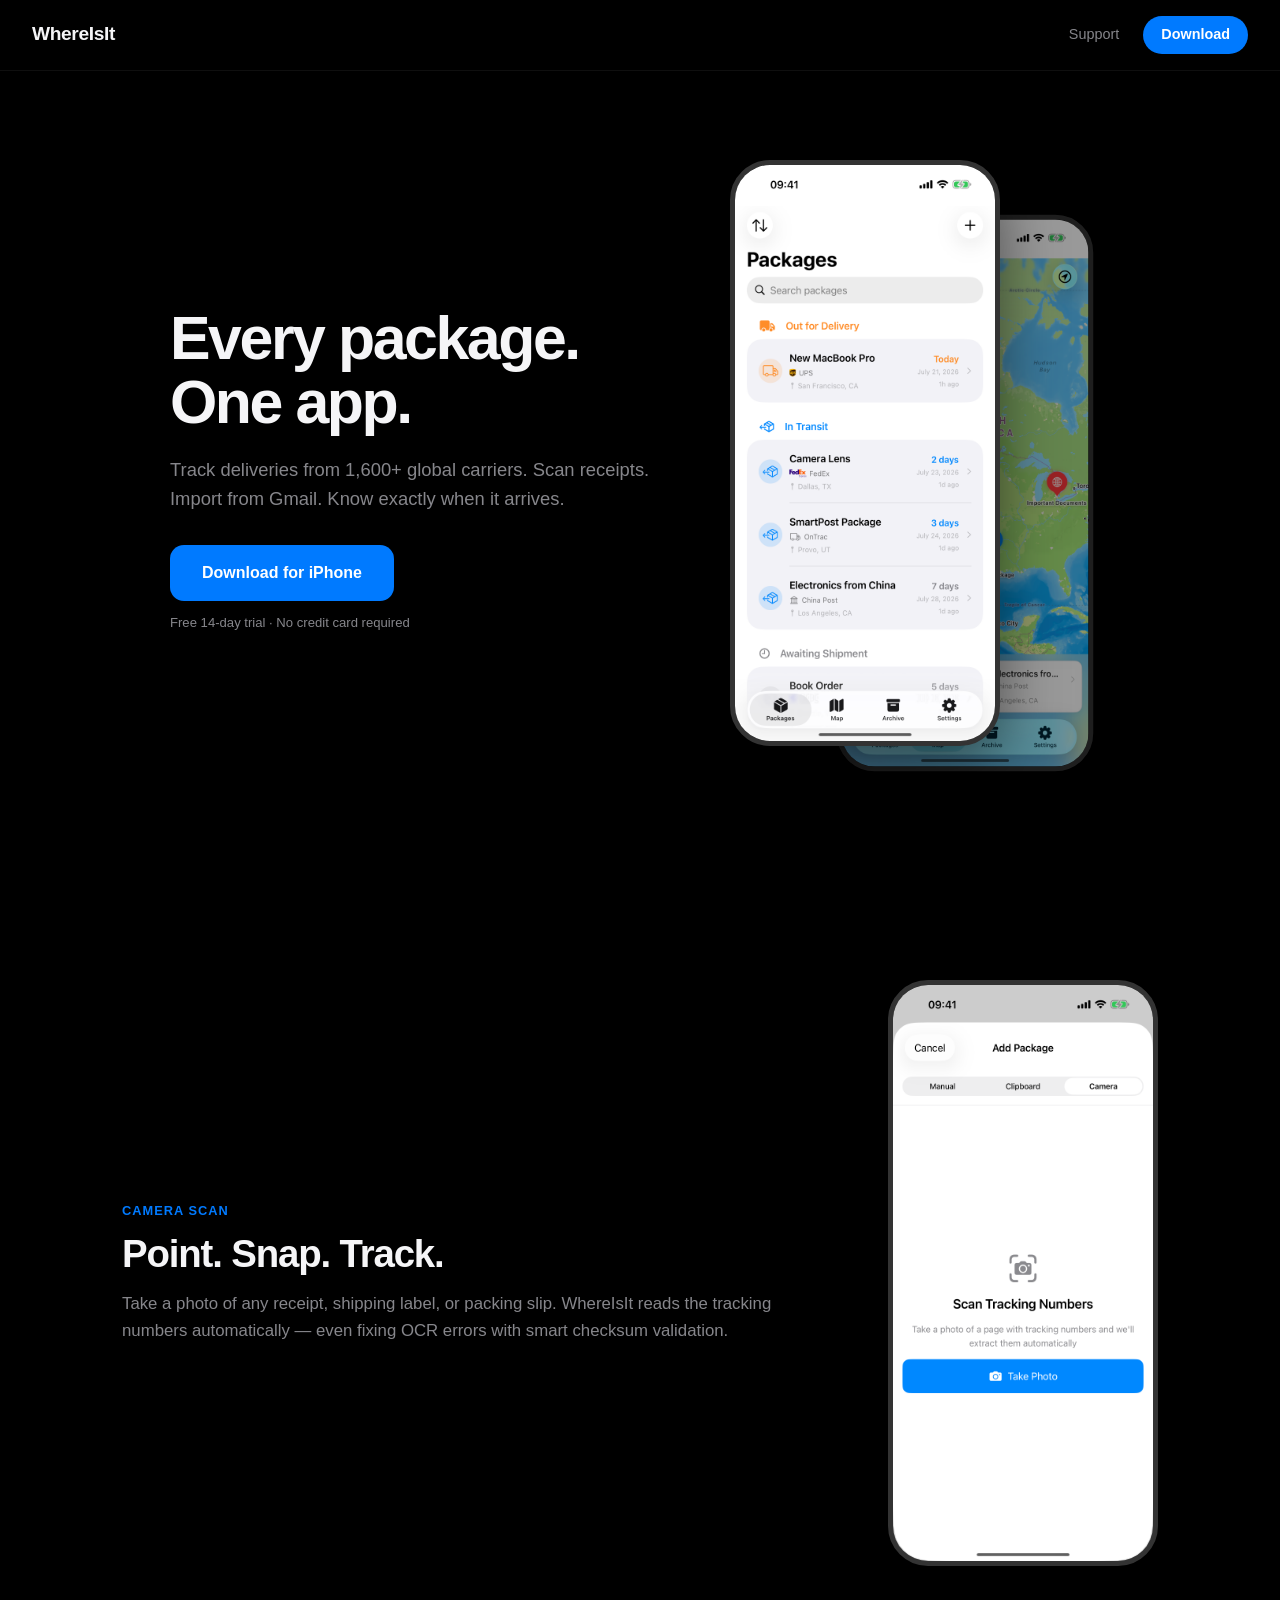
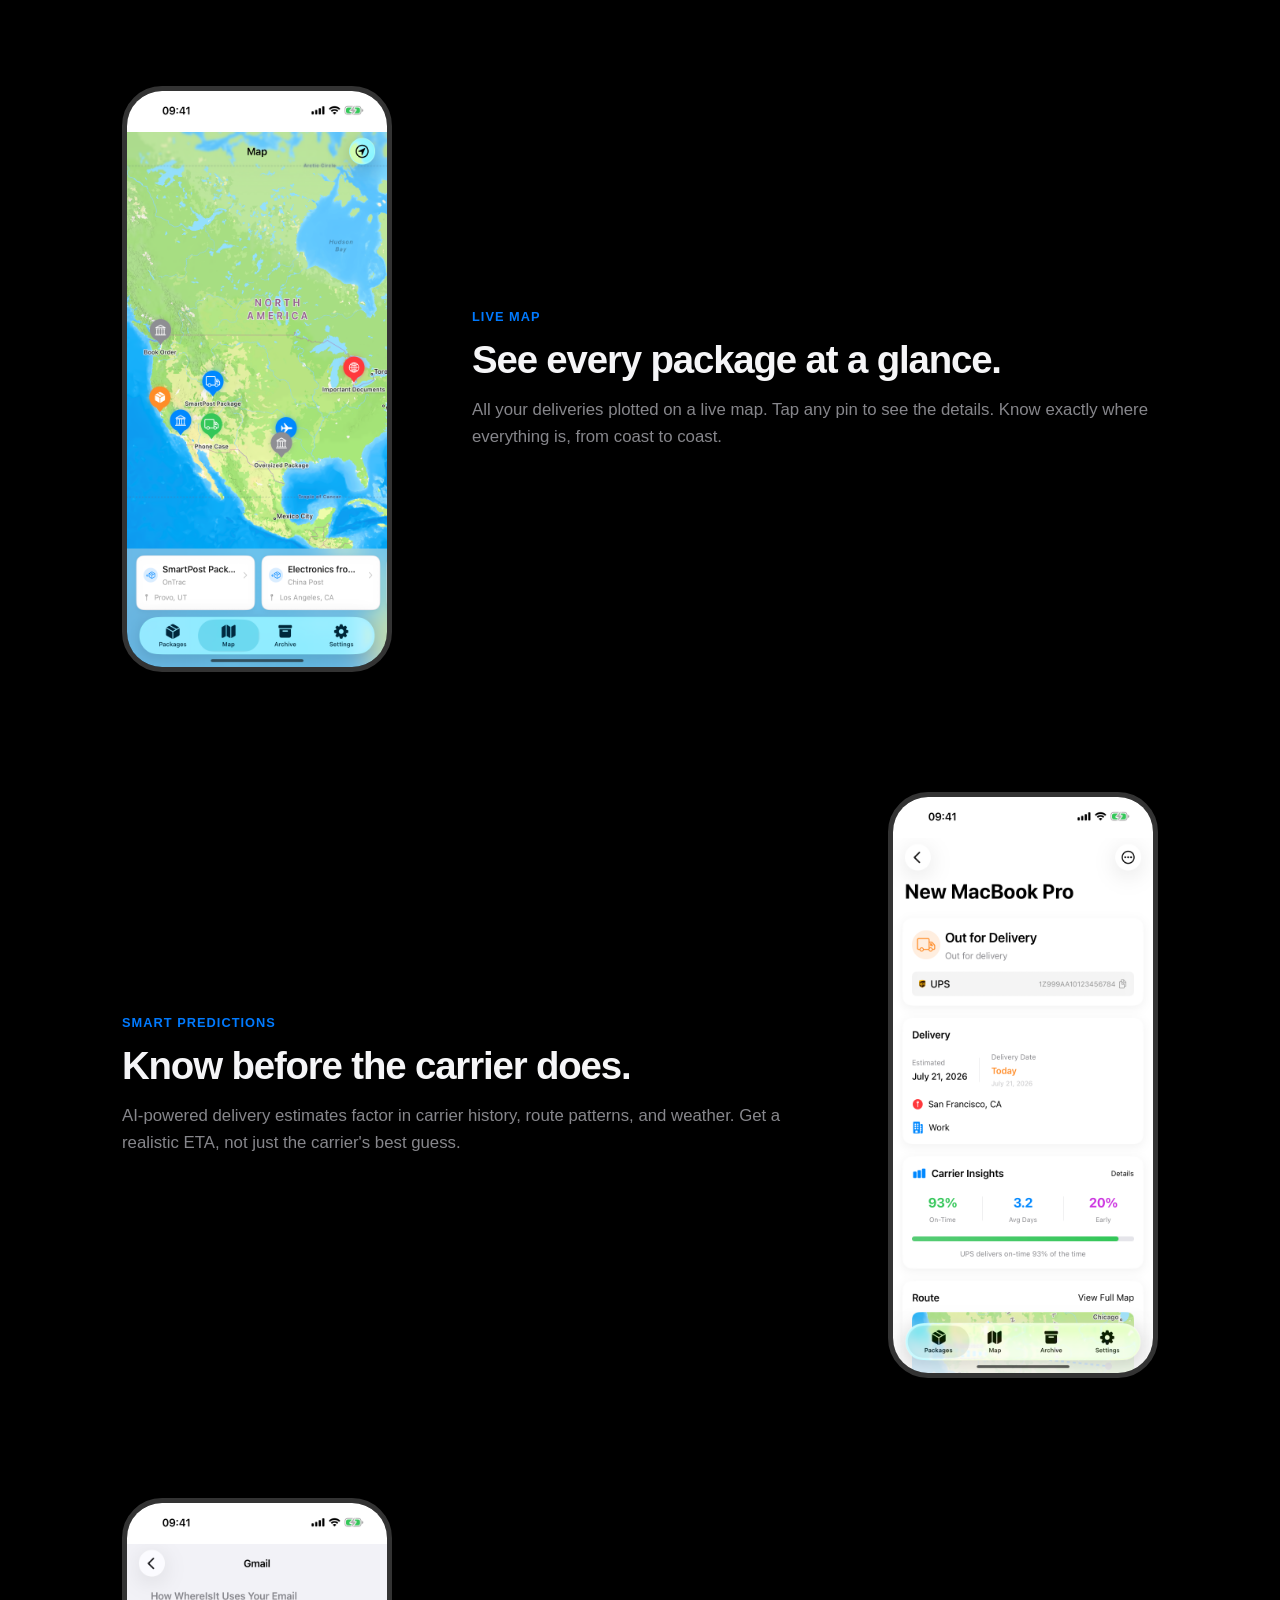
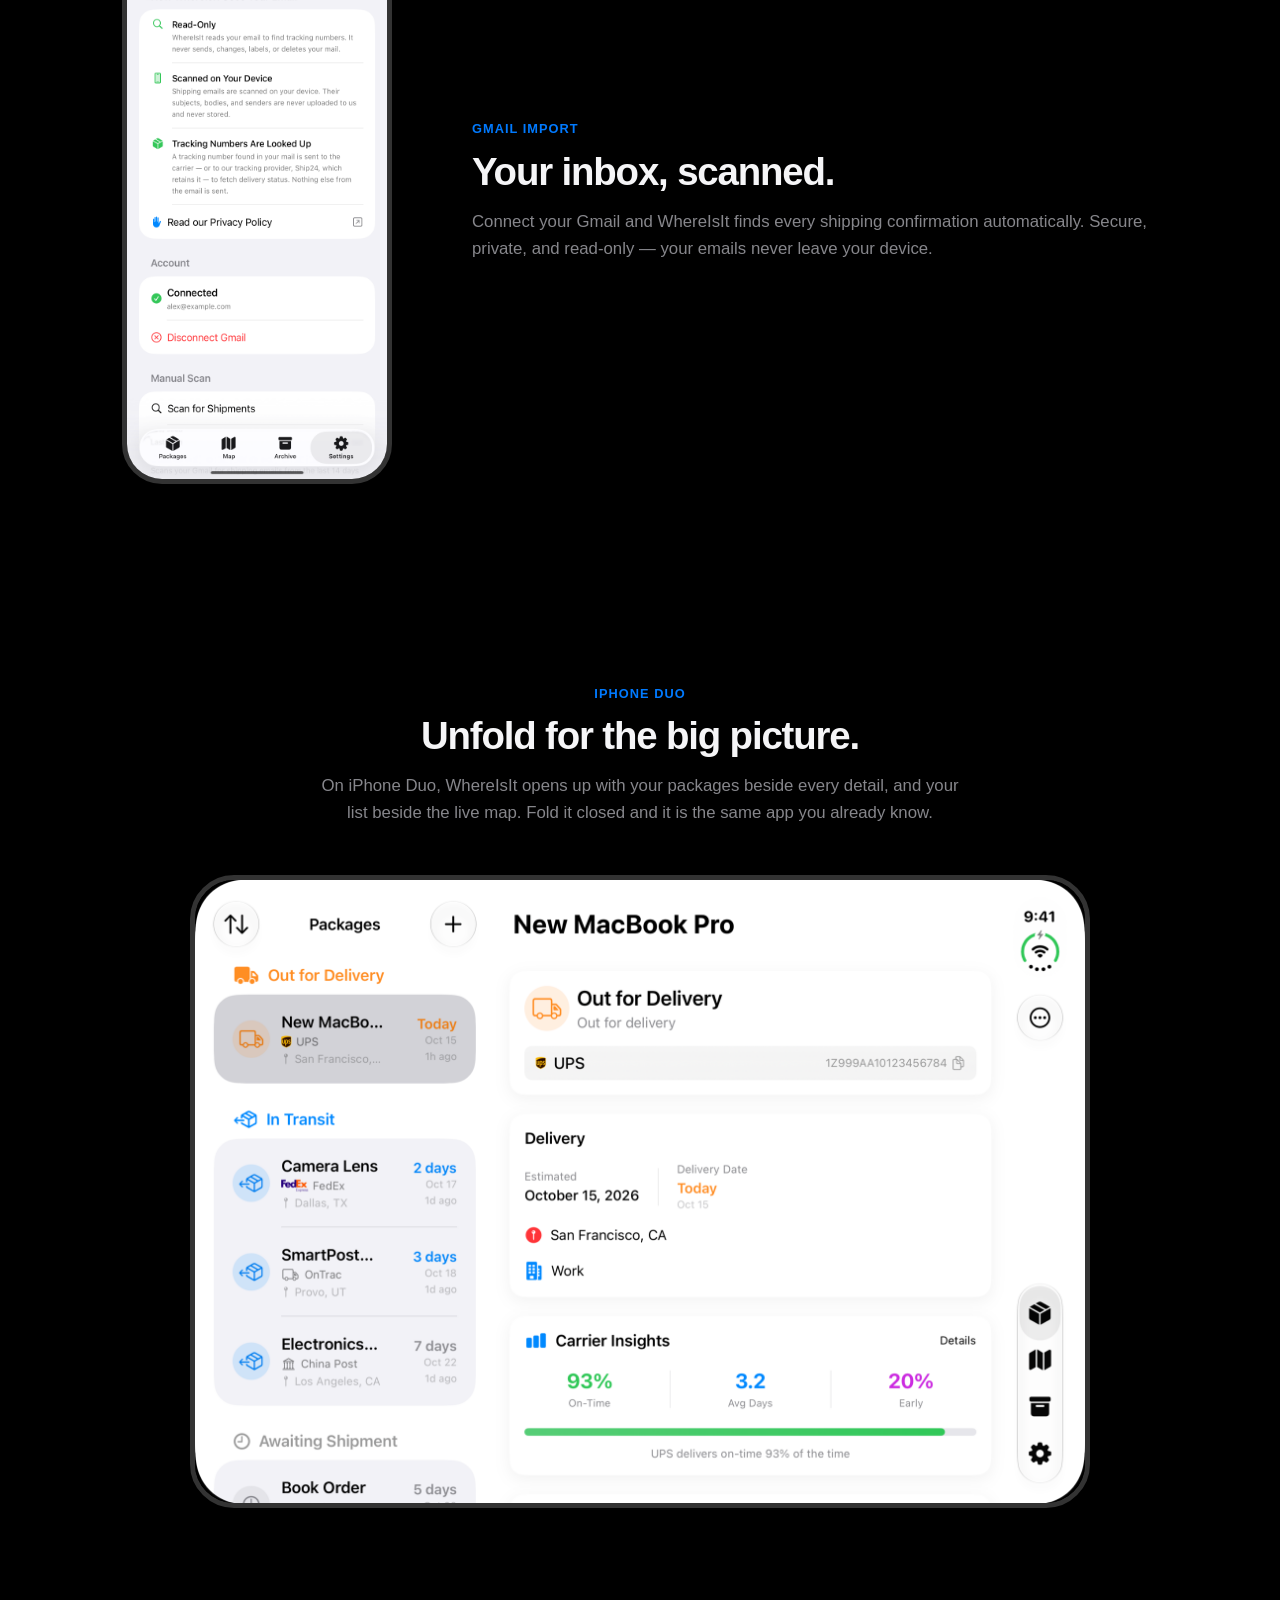
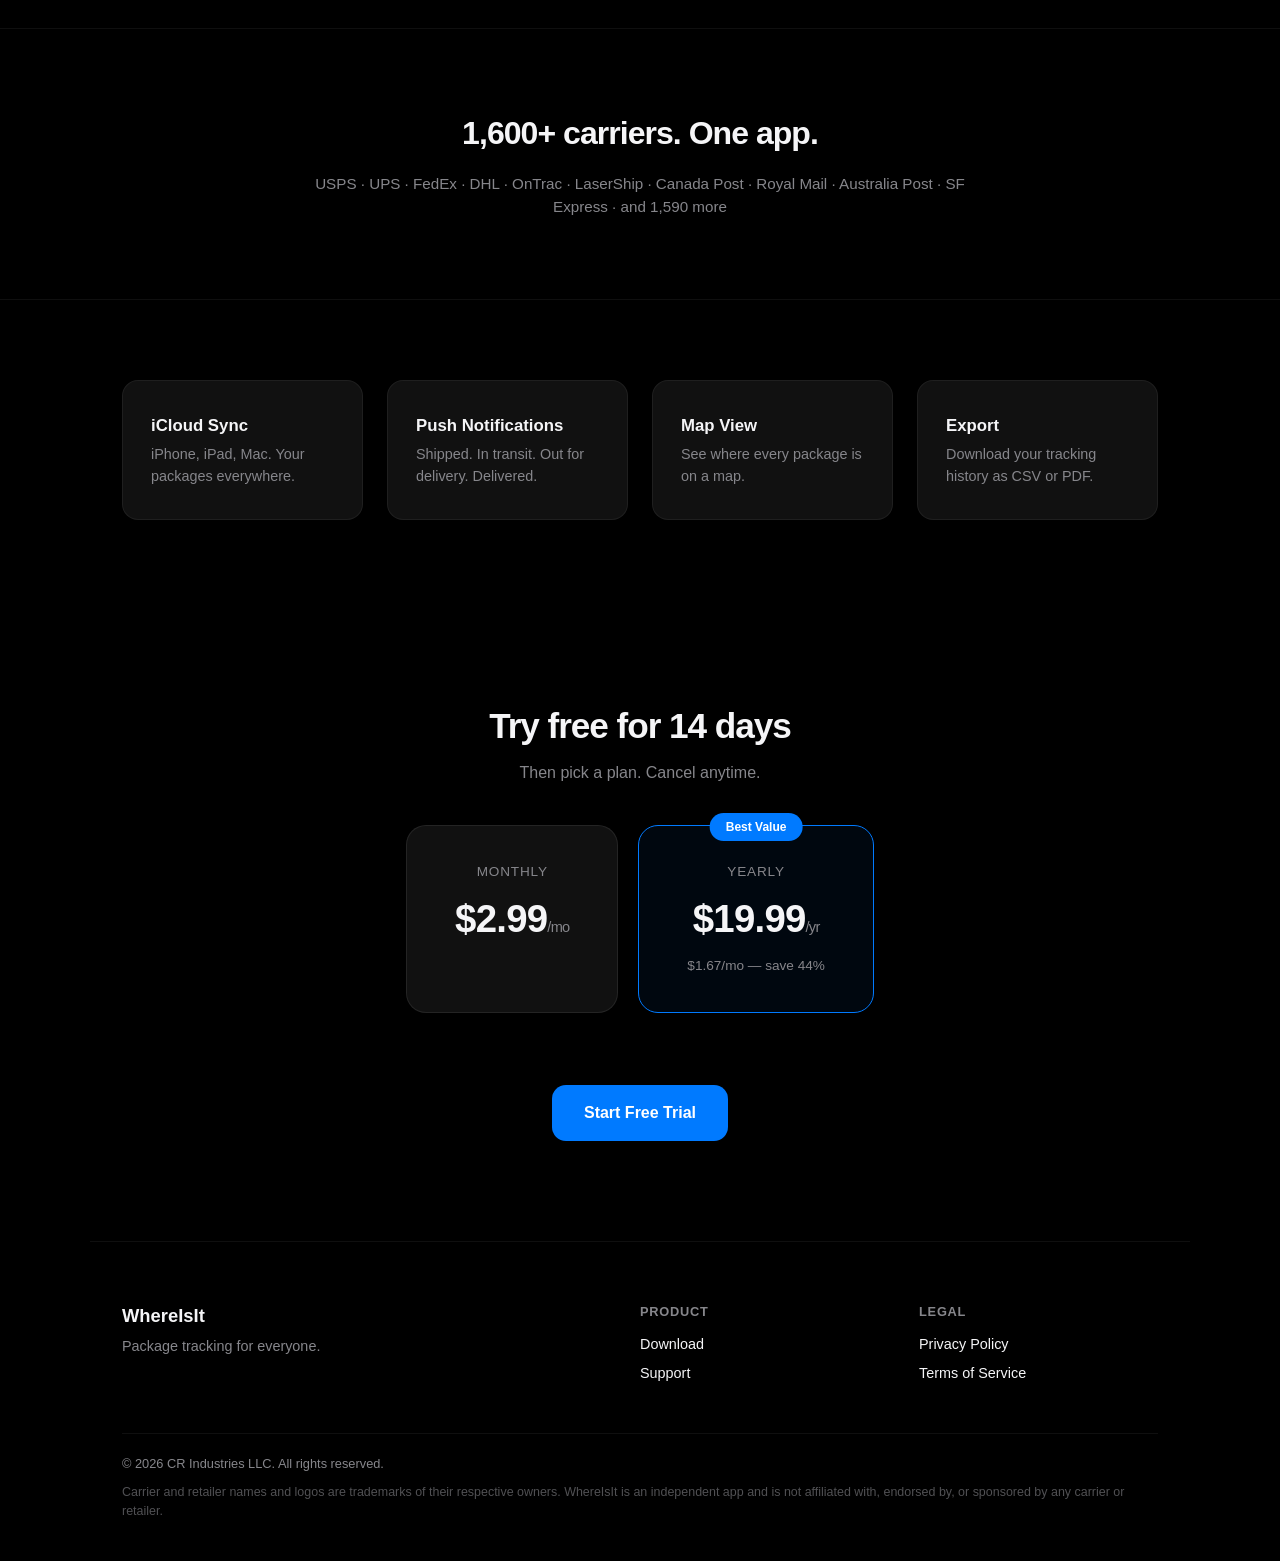
<file: index.html>
<!DOCTYPE html>
<html lang="en">
<head>
    <meta charset="UTF-8">
    <meta name="viewport" content="width=device-width, initial-scale=1.0">
    <title>WhereIsIt — Package Tracking</title>
    <meta name="description" content="Track packages from 1,600+ global carriers in one app. USPS, UPS, FedEx, DHL and more. Camera scan, Gmail import, smart delivery predictions.">
    <link rel="stylesheet" href="landing.css">
    <link rel="icon" type="image/png" href="favicon.png">
    <meta property="og:title" content="WhereIsIt — Track All Your Packages">
    <meta property="og:description" content="One app for every delivery. 1,600+ global carriers. Camera scan. Gmail import. Smart predictions.">
    <meta property="og:type" content="website">
    <meta property="og:url" content="https://whereisit.now">
</head>
<body>

    <nav>
        <a href="index.html" class="nav-logo">WhereIsIt</a>
        <div class="nav-right">
            <a href="support.html">Support</a>
            <a href="#" class="nav-download">Download</a>
        </div>
    </nav>

    <!-- Hero -->
    <section class="hero">
        <div class="hero-content">
            <h1>Every package.<br>One app.</h1>
            <p>Track deliveries from 1,600+ global carriers. Scan receipts. Import from Gmail. Know exactly when it arrives.</p>
            <a href="#" class="btn-primary">Download for iPhone</a>
            <span class="hero-note">Free 14-day trial &middot; No credit card required</span>
        </div>
        <div class="hero-phones">
            <div class="phone-frame">
                <img src="screenshot-list.png" alt="WhereIsIt package list" onerror="this.parentElement.classList.add('placeholder')">
            </div>
            <div class="phone-frame phone-behind">
                <img src="screenshot-map.png" alt="WhereIsIt map view" onerror="this.parentElement.classList.add('placeholder')">
            </div>
        </div>
    </section>

    <!-- Features -->
    <section class="features">
        <div class="feature-row">
            <div class="feature-text">
                <div class="feature-label">Camera Scan</div>
                <h2>Point. Snap. Track.</h2>
                <p>Take a photo of any receipt, shipping label, or packing slip. WhereIsIt reads the tracking numbers automatically — even fixing OCR errors with smart checksum validation.</p>
            </div>
            <div class="feature-visual">
                <div class="phone-frame">
                    <img src="screenshot-scan.png" alt="Camera scan feature" onerror="this.parentElement.classList.add('placeholder')">
                </div>
            </div>
        </div>

        <div class="feature-row reverse">
            <div class="feature-text">
                <div class="feature-label">Live Map</div>
                <h2>See every package at a glance.</h2>
                <p>All your deliveries plotted on a live map. Tap any pin to see the details. Know exactly where everything is, from coast to coast.</p>
            </div>
            <div class="feature-visual">
                <div class="phone-frame">
                    <img src="screenshot-map.png" alt="Package map view" onerror="this.parentElement.classList.add('placeholder')">
                </div>
            </div>
        </div>

        <div class="feature-row">
            <div class="feature-text">
                <div class="feature-label">Smart Predictions</div>
                <h2>Know before the carrier does.</h2>
                <p>AI-powered delivery estimates factor in carrier history, route patterns, and weather. Get a realistic ETA, not just the carrier's best guess.</p>
            </div>
            <div class="feature-visual">
                <div class="phone-frame">
                    <img src="screenshot-detail.png" alt="Delivery prediction" onerror="this.parentElement.classList.add('placeholder')">
                </div>
            </div>
        </div>

        <div class="feature-row reverse">
            <div class="feature-text">
                <div class="feature-label">Gmail Import</div>
                <h2>Your inbox, scanned.</h2>
                <p>Connect your Gmail and WhereIsIt finds every shipping confirmation automatically. Secure, private, and read-only — your emails never leave your device.</p>
            </div>
            <div class="feature-visual">
                <div class="phone-frame">
                    <img src="screenshot-gmail.png" alt="Gmail import" onerror="this.parentElement.classList.add('placeholder')">
                </div>
            </div>
        </div>
    </section>

    <!-- iPhone Duo -->
    <section class="duo">
        <div class="duo-text">
            <div class="feature-label">iPhone Duo</div>
            <h2>Unfold for the big picture.</h2>
            <p>On iPhone Duo, WhereIsIt opens up with your packages beside every detail, and your list beside the live map. Fold it closed and it is the same app you already know.</p>
        </div>
        <div class="duo-frame">
            <img src="screenshot-duo.png" alt="WhereIsIt on iPhone Duo, unfolded, with the package list beside the package details" onerror="this.parentElement.classList.add('placeholder')">
        </div>
    </section>

    <!-- Carriers -->
    <section class="carriers">
        <h2>1,600+ carriers. One app.</h2>
        <p>USPS &middot; UPS &middot; FedEx &middot; DHL &middot; OnTrac &middot; LaserShip &middot; Canada Post &middot; Royal Mail &middot; Australia Post &middot; SF Express &middot; and 1,590 more</p>
    </section>

    <!-- More features -->
    <section class="grid-features">
        <div class="grid-feature">
            <h3>iCloud Sync</h3>
            <p>iPhone, iPad, Mac. Your packages everywhere.</p>
        </div>
        <div class="grid-feature">
            <h3>Push Notifications</h3>
            <p>Shipped. In transit. Out for delivery. Delivered.</p>
        </div>
        <div class="grid-feature">
            <h3>Map View</h3>
            <p>See where every package is on a map.</p>
        </div>
        <div class="grid-feature">
            <h3>Export</h3>
            <p>Download your tracking history as CSV or PDF.</p>
        </div>
    </section>

    <!-- Pricing -->
    <section class="pricing">
        <h2>Try free for 14 days</h2>
        <p class="pricing-sub">Then pick a plan. Cancel anytime.</p>
        <div class="pricing-options">
            <div class="plan">
                <div class="plan-name">Monthly</div>
                <div class="plan-price">$2.99<span>/mo</span></div>
            </div>
            <div class="plan plan-featured">
                <div class="plan-badge">Best Value</div>
                <div class="plan-name">Yearly</div>
                <div class="plan-price">$19.99<span>/yr</span></div>
                <div class="plan-savings">$1.67/mo — save 44%</div>
            </div>
        </div>
        <a href="#" class="btn-primary">Start Free Trial</a>
    </section>

    <!-- Footer -->
    <footer>
        <div class="footer-grid">
            <div class="footer-col">
                <div class="footer-logo">WhereIsIt</div>
                <p class="footer-tagline">Package tracking for everyone.</p>
            </div>
            <div class="footer-col">
                <h4>Product</h4>
                <a href="#">Download</a>
                <a href="support.html">Support</a>
            </div>
            <div class="footer-col">
                <h4>Legal</h4>
                <a href="privacy.html">Privacy Policy</a>
                <a href="terms.html">Terms of Service</a>
            </div>
        </div>
        <div class="footer-bottom">
            <p>&copy; 2026 CR Industries LLC. All rights reserved.</p>
            <p class="footer-disclaimer" style="margin-top:10px;font-size:0.78rem;opacity:0.6;line-height:1.5;">Carrier and retailer names and logos are trademarks of their respective owners. WhereIsIt is an independent app and is not affiliated with, endorsed by, or sponsored by any carrier or retailer.</p>
        </div>
    </footer>

</body>
</html>
</file>
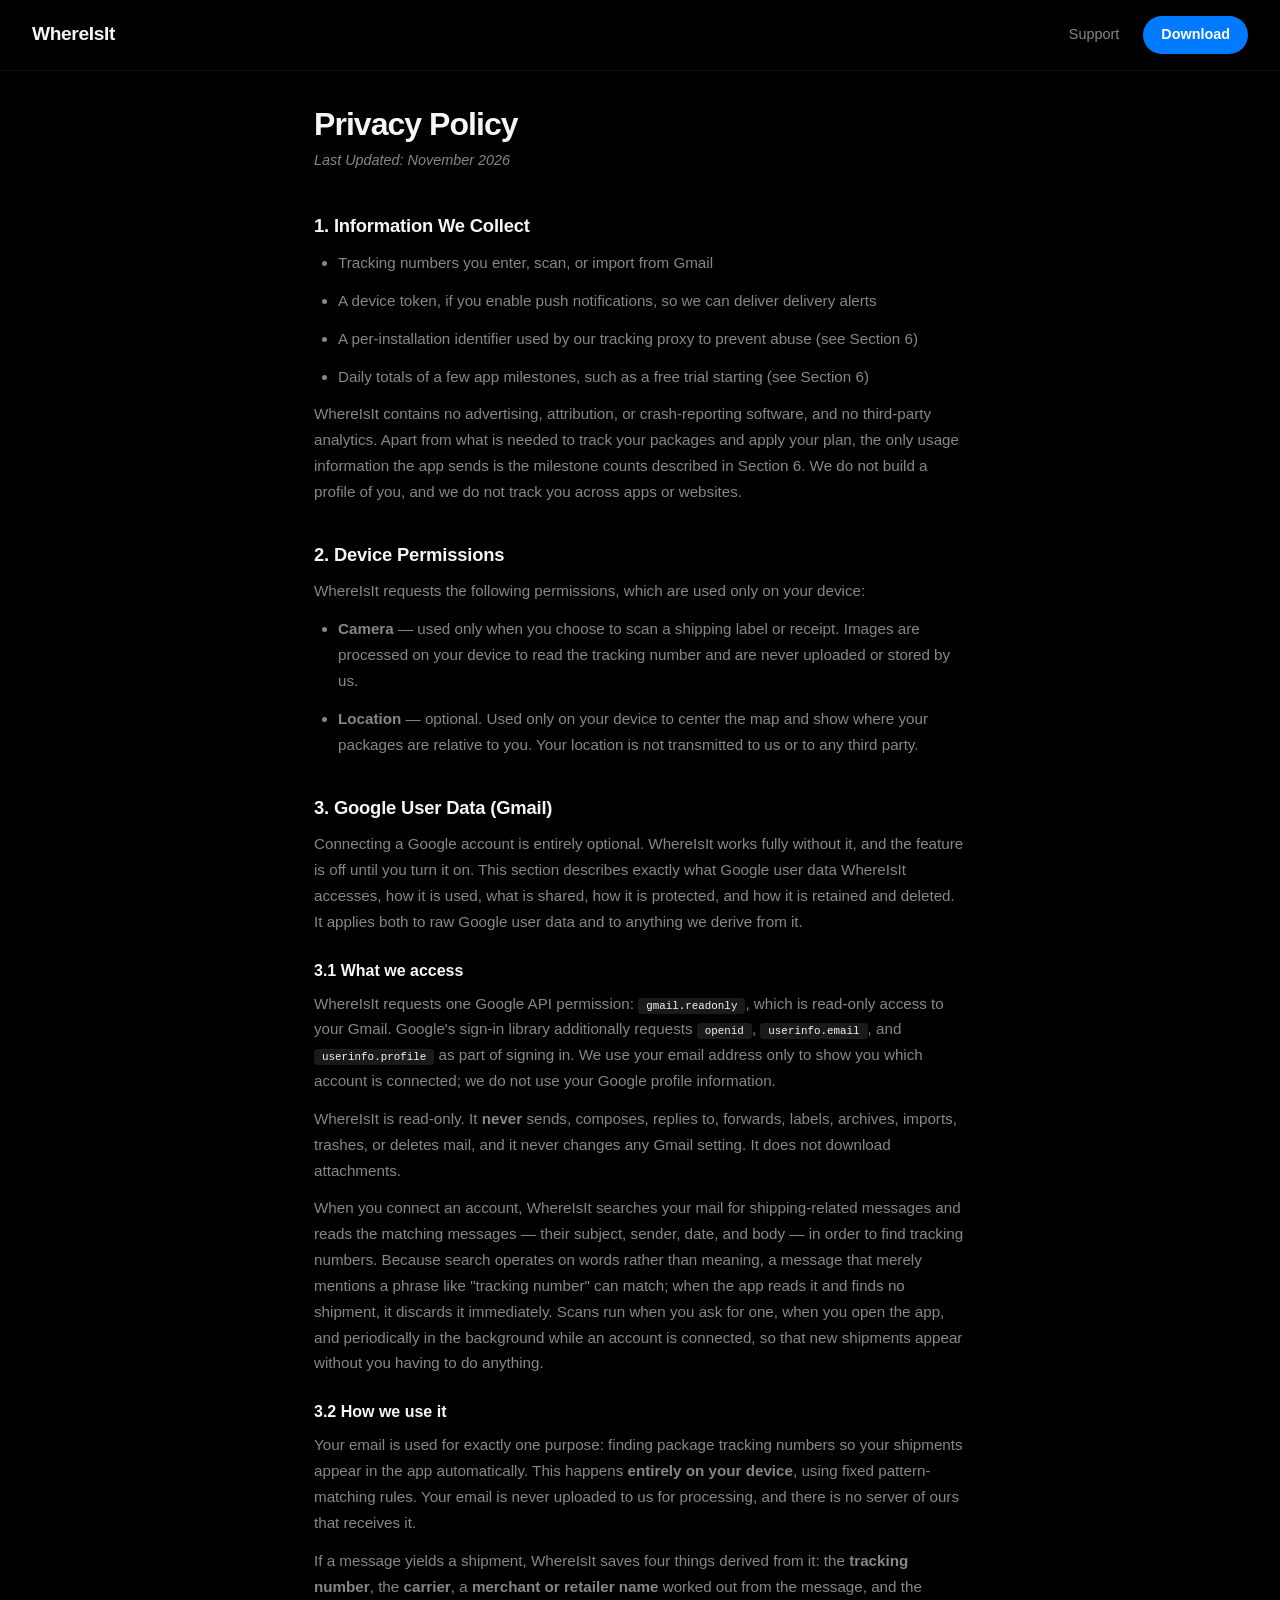
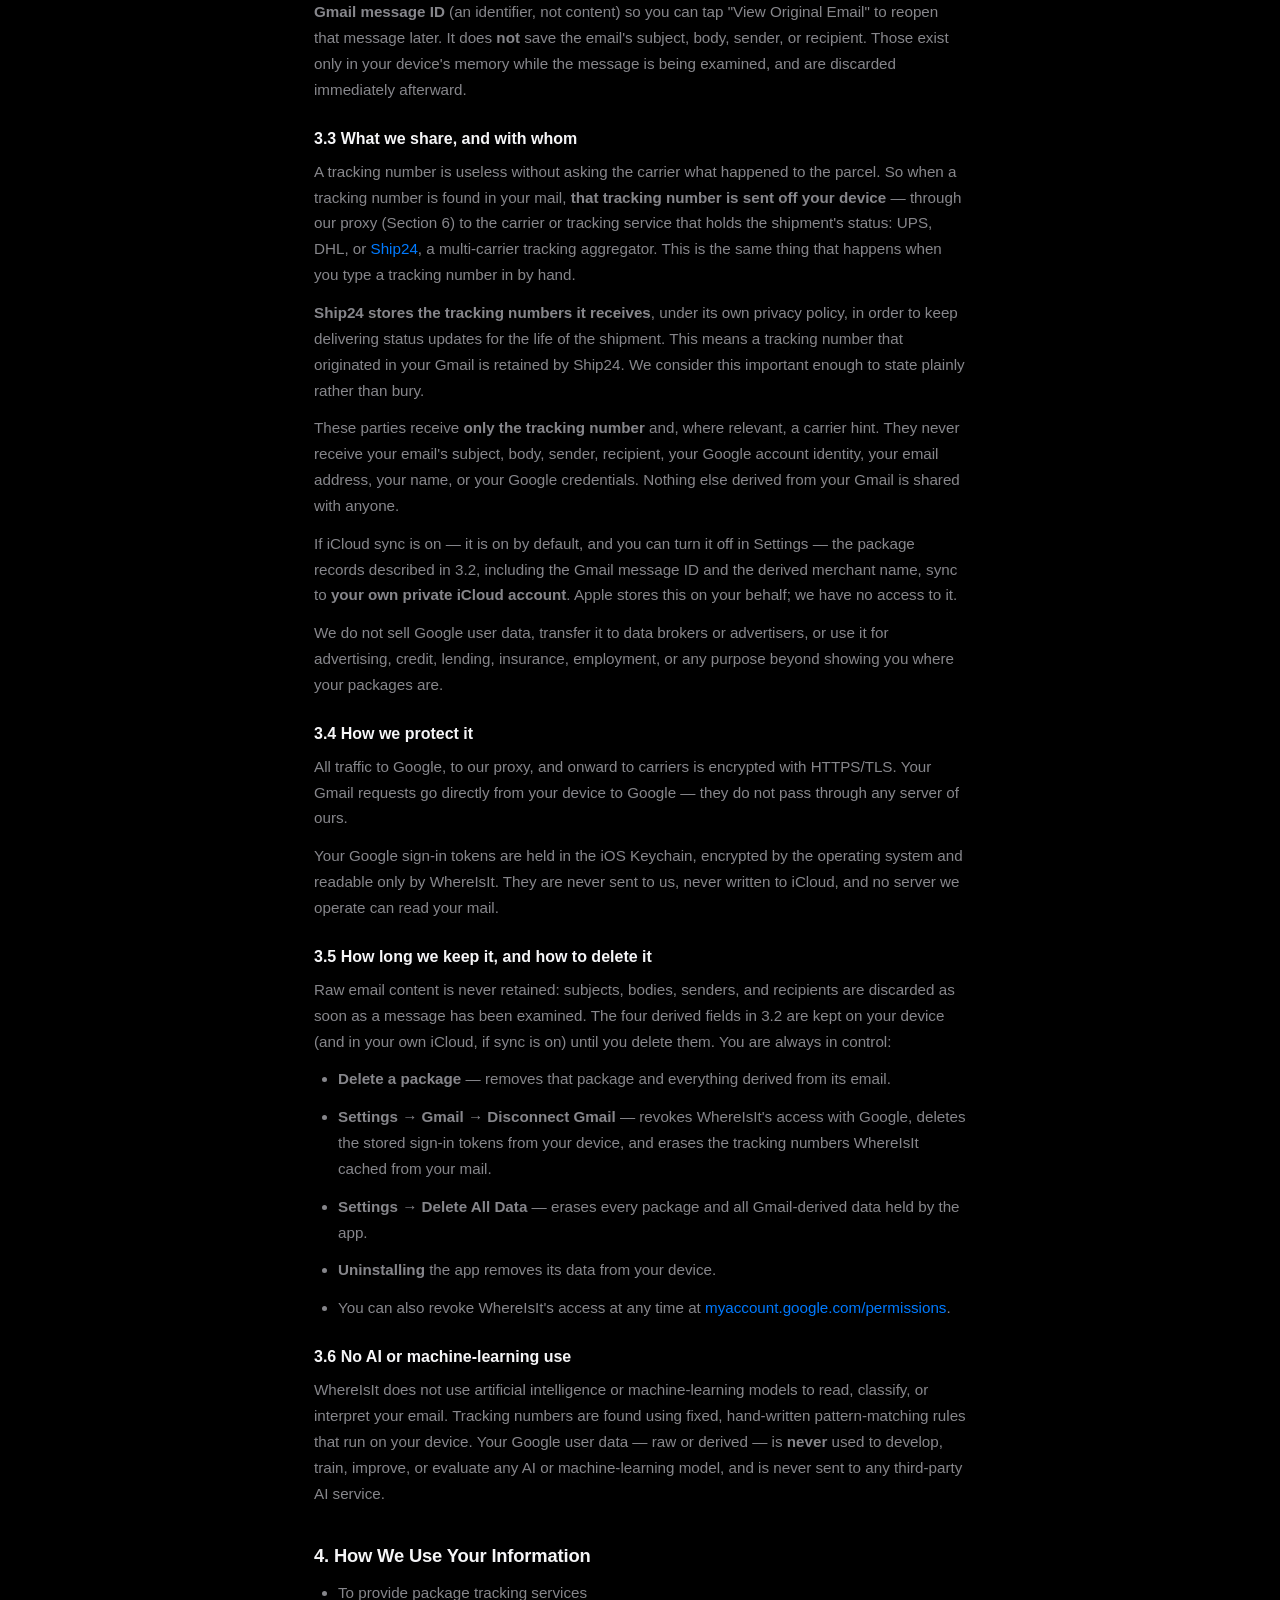
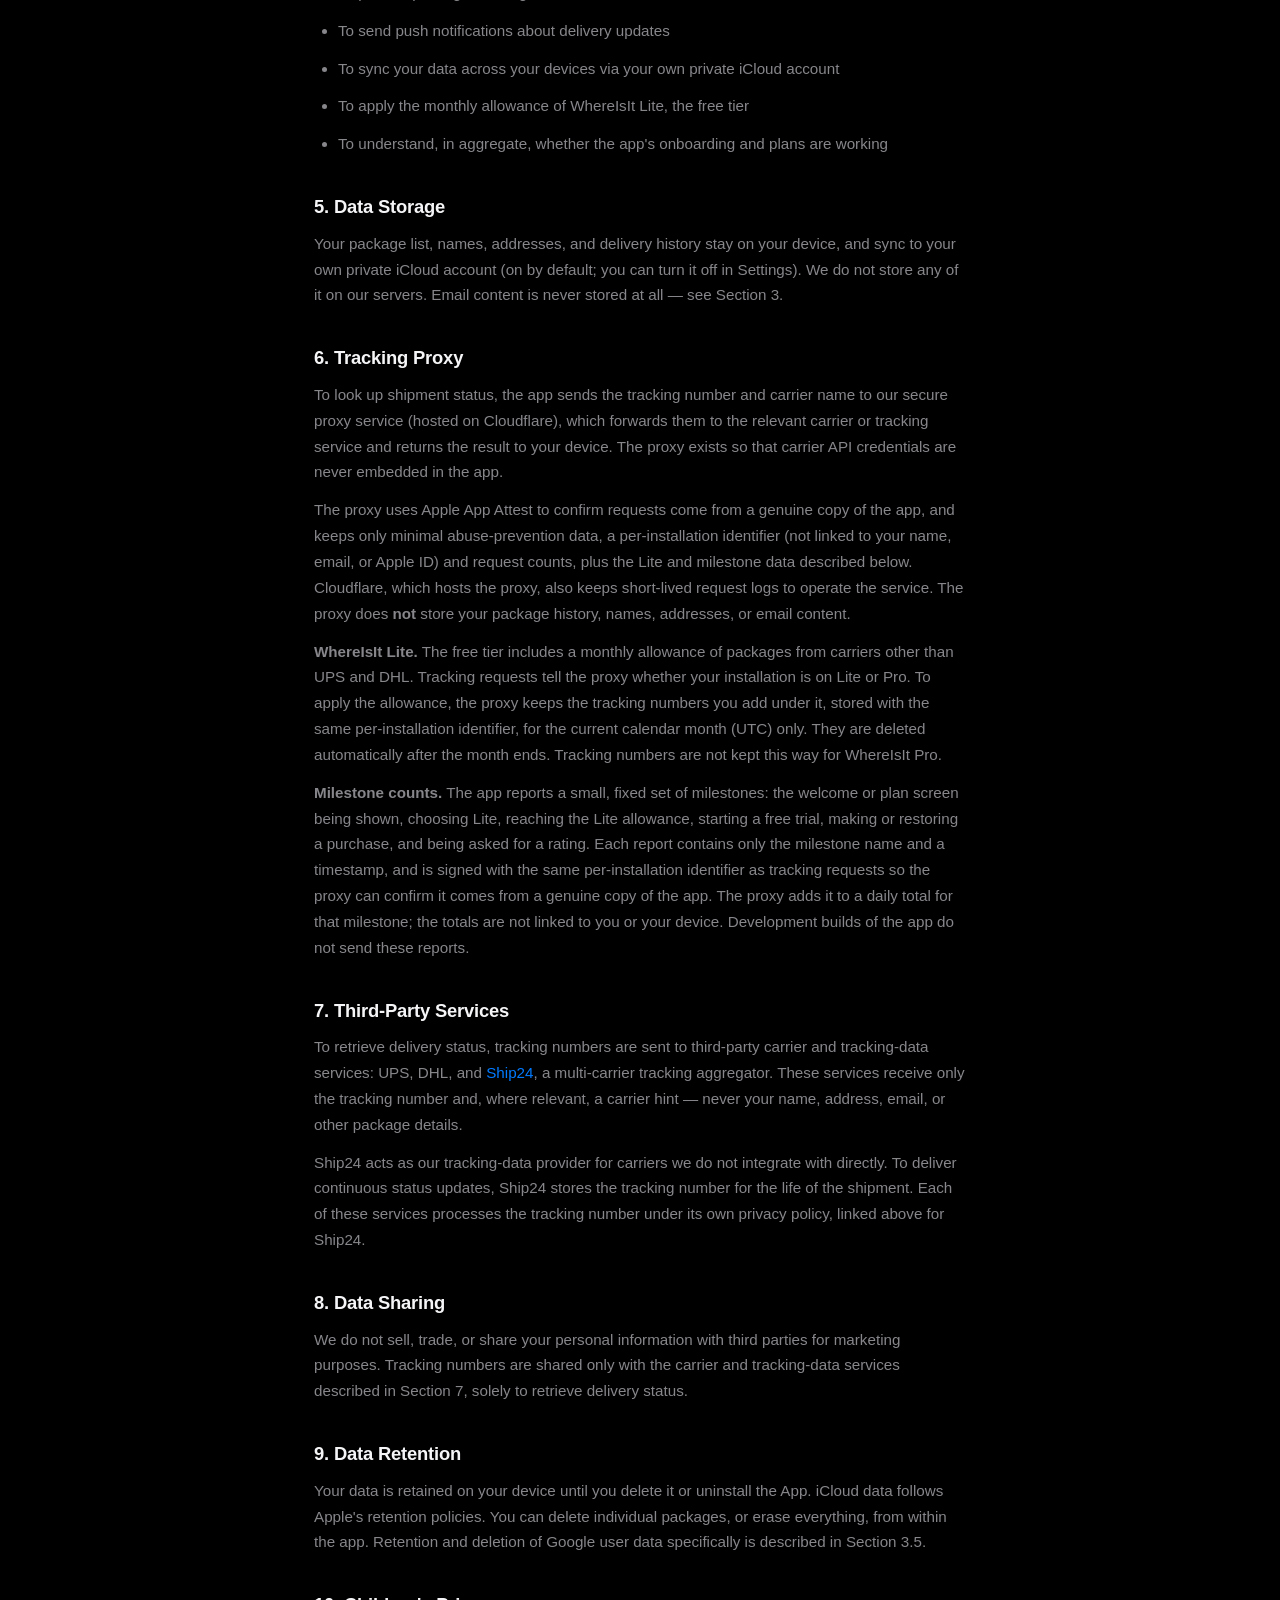
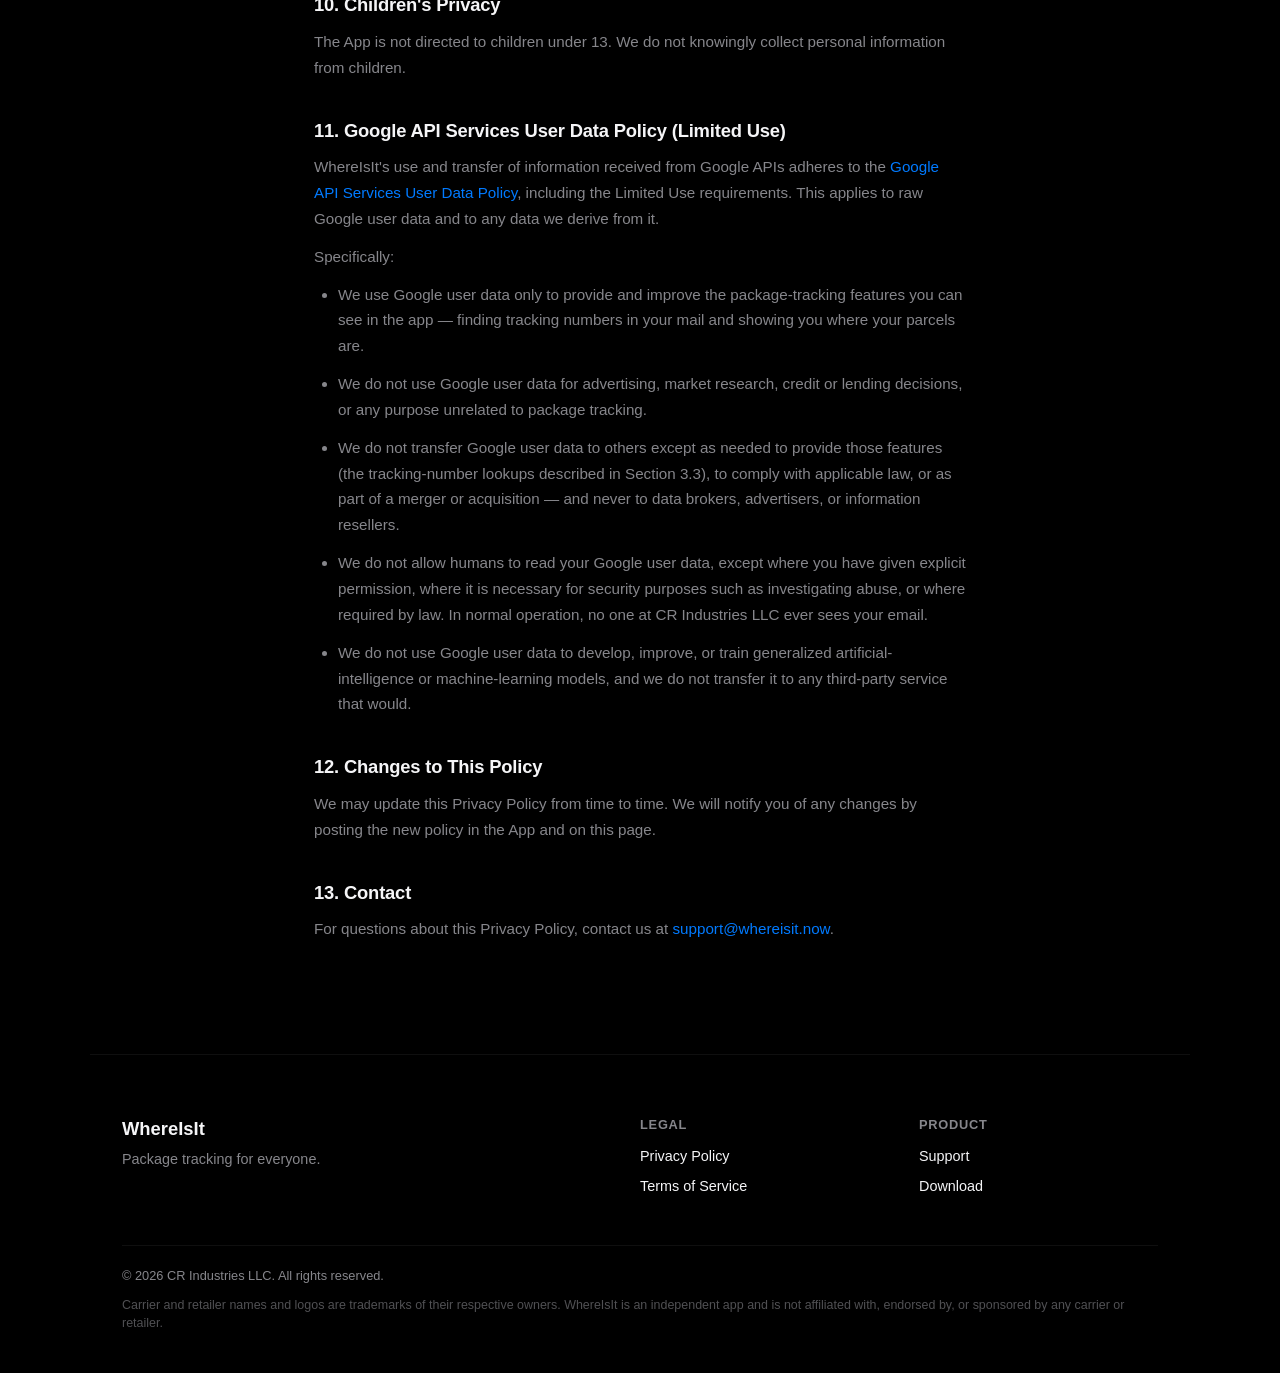
<file: privacy.html>
<!DOCTYPE html>
<html lang="en">
<head>
    <meta charset="UTF-8">
    <meta name="viewport" content="width=device-width, initial-scale=1.0">
    <title>Privacy Policy - WhereIsIt</title>
    <link rel="stylesheet" href="landing.css">
    <link rel="stylesheet" href="legal.css">
</head>
<body>
    <nav>
        <a href="index.html" class="nav-logo">WhereIsIt</a>
        <div class="nav-right">
            <a href="support.html">Support</a>
            <a href="#" class="nav-download">Download</a>
        </div>
    </nav>

    <main class="legal">
        <h1>Privacy Policy</h1>
        <p class="updated">Last Updated: November 2026</p>

        <h2>1. Information We Collect</h2>
        <ul>
            <li>Tracking numbers you enter, scan, or import from Gmail</li>
            <li>A device token, if you enable push notifications, so we can deliver delivery alerts</li>
            <li>A per-installation identifier used by our tracking proxy to prevent abuse (see Section 6)</li>
            <li>Daily totals of a few app milestones, such as a free trial starting (see Section 6)</li>
        </ul>
        <p>WhereIsIt contains no advertising, attribution, or crash-reporting software, and no third-party analytics. Apart from what is needed to track your packages and apply your plan, the only usage information the app sends is the milestone counts described in Section 6. We do not build a profile of you, and we do not track you across apps or websites.</p>

        <h2>2. Device Permissions</h2>
        <p>WhereIsIt requests the following permissions, which are used only on your device:</p>
        <ul>
            <li><strong>Camera</strong> — used only when you choose to scan a shipping label or receipt. Images are processed on your device to read the tracking number and are never uploaded or stored by us.</li>
            <li><strong>Location</strong> — optional. Used only on your device to center the map and show where your packages are relative to you. Your location is not transmitted to us or to any third party.</li>
        </ul>

        <h2>3. Google User Data (Gmail)</h2>
        <p>Connecting a Google account is entirely optional. WhereIsIt works fully without it, and the feature is off until you turn it on. This section describes exactly what Google user data WhereIsIt accesses, how it is used, what is shared, how it is protected, and how it is retained and deleted. It applies both to raw Google user data and to anything we derive from it.</p>

        <h3>3.1 What we access</h3>
        <p>WhereIsIt requests one Google API permission: <code>gmail.readonly</code>, which is read-only access to your Gmail. Google's sign-in library additionally requests <code>openid</code>, <code>userinfo.email</code>, and <code>userinfo.profile</code> as part of signing in. We use your email address only to show you which account is connected; we do not use your Google profile information.</p>
        <p>WhereIsIt is read-only. It <strong>never</strong> sends, composes, replies to, forwards, labels, archives, imports, trashes, or deletes mail, and it never changes any Gmail setting. It does not download attachments.</p>
        <p>When you connect an account, WhereIsIt searches your mail for shipping-related messages and reads the matching messages — their subject, sender, date, and body — in order to find tracking numbers. Because search operates on words rather than meaning, a message that merely mentions a phrase like "tracking number" can match; when the app reads it and finds no shipment, it discards it immediately. Scans run when you ask for one, when you open the app, and periodically in the background while an account is connected, so that new shipments appear without you having to do anything.</p>

        <h3>3.2 How we use it</h3>
        <p>Your email is used for exactly one purpose: finding package tracking numbers so your shipments appear in the app automatically. This happens <strong>entirely on your device</strong>, using fixed pattern-matching rules. Your email is never uploaded to us for processing, and there is no server of ours that receives it.</p>
        <p>If a message yields a shipment, WhereIsIt saves four things derived from it: the <strong>tracking number</strong>, the <strong>carrier</strong>, a <strong>merchant or retailer name</strong> worked out from the message, and the <strong>Gmail message ID</strong> (an identifier, not content) so you can tap "View Original Email" to reopen that message later. It does <strong>not</strong> save the email's subject, body, sender, or recipient. Those exist only in your device's memory while the message is being examined, and are discarded immediately afterward.</p>

        <h3>3.3 What we share, and with whom</h3>
        <p>A tracking number is useless without asking the carrier what happened to the parcel. So when a tracking number is found in your mail, <strong>that tracking number is sent off your device</strong> — through our proxy (Section 6) to the carrier or tracking service that holds the shipment's status: UPS, DHL, or <a href="https://www.ship24.com/privacy-policy" rel="noopener" target="_blank">Ship24</a>, a multi-carrier tracking aggregator. This is the same thing that happens when you type a tracking number in by hand.</p>
        <p><strong>Ship24 stores the tracking numbers it receives</strong>, under its own privacy policy, in order to keep delivering status updates for the life of the shipment. This means a tracking number that originated in your Gmail is retained by Ship24. We consider this important enough to state plainly rather than bury.</p>
        <p>These parties receive <strong>only the tracking number</strong> and, where relevant, a carrier hint. They never receive your email's subject, body, sender, recipient, your Google account identity, your email address, your name, or your Google credentials. Nothing else derived from your Gmail is shared with anyone.</p>
        <p>If iCloud sync is on — it is on by default, and you can turn it off in Settings — the package records described in 3.2, including the Gmail message ID and the derived merchant name, sync to <strong>your own private iCloud account</strong>. Apple stores this on your behalf; we have no access to it.</p>
        <p>We do not sell Google user data, transfer it to data brokers or advertisers, or use it for advertising, credit, lending, insurance, employment, or any purpose beyond showing you where your packages are.</p>

        <h3>3.4 How we protect it</h3>
        <p>All traffic to Google, to our proxy, and onward to carriers is encrypted with HTTPS/TLS. Your Gmail requests go directly from your device to Google — they do not pass through any server of ours.</p>
        <p>Your Google sign-in tokens are held in the iOS Keychain, encrypted by the operating system and readable only by WhereIsIt. They are never sent to us, never written to iCloud, and no server we operate can read your mail.</p>

        <h3>3.5 How long we keep it, and how to delete it</h3>
        <p>Raw email content is never retained: subjects, bodies, senders, and recipients are discarded as soon as a message has been examined. The four derived fields in 3.2 are kept on your device (and in your own iCloud, if sync is on) until you delete them. You are always in control:</p>
        <ul>
            <li><strong>Delete a package</strong> — removes that package and everything derived from its email.</li>
            <li><strong>Settings → Gmail → Disconnect Gmail</strong> — revokes WhereIsIt's access with Google, deletes the stored sign-in tokens from your device, and erases the tracking numbers WhereIsIt cached from your mail.</li>
            <li><strong>Settings → Delete All Data</strong> — erases every package and all Gmail-derived data held by the app.</li>
            <li><strong>Uninstalling</strong> the app removes its data from your device.</li>
            <li>You can also revoke WhereIsIt's access at any time at <a href="https://myaccount.google.com/permissions" rel="noopener" target="_blank">myaccount.google.com/permissions</a>.</li>
        </ul>

        <h3>3.6 No AI or machine-learning use</h3>
        <p>WhereIsIt does not use artificial intelligence or machine-learning models to read, classify, or interpret your email. Tracking numbers are found using fixed, hand-written pattern-matching rules that run on your device. Your Google user data — raw or derived — is <strong>never</strong> used to develop, train, improve, or evaluate any AI or machine-learning model, and is never sent to any third-party AI service.</p>

        <h2>4. How We Use Your Information</h2>
        <ul>
            <li>To provide package tracking services</li>
            <li>To send push notifications about delivery updates</li>
            <li>To sync your data across your devices via your own private iCloud account</li>
            <li>To apply the monthly allowance of WhereIsIt Lite, the free tier</li>
            <li>To understand, in aggregate, whether the app's onboarding and plans are working</li>
        </ul>

        <h2>5. Data Storage</h2>
        <p>Your package list, names, addresses, and delivery history stay on your device, and sync to your own private iCloud account (on by default; you can turn it off in Settings). We do not store any of it on our servers. Email content is never stored at all — see Section 3.</p>

        <h2>6. Tracking Proxy</h2>
        <p>To look up shipment status, the app sends the tracking number and carrier name to our secure proxy service (hosted on Cloudflare), which forwards them to the relevant carrier or tracking service and returns the result to your device. The proxy exists so that carrier API credentials are never embedded in the app.</p>
        <p>The proxy uses Apple App Attest to confirm requests come from a genuine copy of the app, and keeps only minimal abuse-prevention data, a per-installation identifier (not linked to your name, email, or Apple ID) and request counts, plus the Lite and milestone data described below. Cloudflare, which hosts the proxy, also keeps short-lived request logs to operate the service. The proxy does <strong>not</strong> store your package history, names, addresses, or email content.</p>
        <p><strong>WhereIsIt Lite.</strong> The free tier includes a monthly allowance of packages from carriers other than UPS and DHL. Tracking requests tell the proxy whether your installation is on Lite or Pro. To apply the allowance, the proxy keeps the tracking numbers you add under it, stored with the same per-installation identifier, for the current calendar month (UTC) only. They are deleted automatically after the month ends. Tracking numbers are not kept this way for WhereIsIt Pro.</p>
        <p><strong>Milestone counts.</strong> The app reports a small, fixed set of milestones: the welcome or plan screen being shown, choosing Lite, reaching the Lite allowance, starting a free trial, making or restoring a purchase, and being asked for a rating. Each report contains only the milestone name and a timestamp, and is signed with the same per-installation identifier as tracking requests so the proxy can confirm it comes from a genuine copy of the app. The proxy adds it to a daily total for that milestone; the totals are not linked to you or your device. Development builds of the app do not send these reports.</p>

        <h2>7. Third-Party Services</h2>
        <p>To retrieve delivery status, tracking numbers are sent to third-party carrier and tracking-data services: UPS, DHL, and <a href="https://www.ship24.com/privacy-policy" rel="noopener" target="_blank">Ship24</a>, a multi-carrier tracking aggregator. These services receive only the tracking number and, where relevant, a carrier hint — never your name, address, email, or other package details.</p>
        <p>Ship24 acts as our tracking-data provider for carriers we do not integrate with directly. To deliver continuous status updates, Ship24 stores the tracking number for the life of the shipment. Each of these services processes the tracking number under its own privacy policy, linked above for Ship24.</p>

        <h2>8. Data Sharing</h2>
        <p>We do not sell, trade, or share your personal information with third parties for marketing purposes. Tracking numbers are shared only with the carrier and tracking-data services described in Section 7, solely to retrieve delivery status.</p>

        <h2>9. Data Retention</h2>
        <p>Your data is retained on your device until you delete it or uninstall the App. iCloud data follows Apple's retention policies. You can delete individual packages, or erase everything, from within the app. Retention and deletion of Google user data specifically is described in Section 3.5.</p>

        <h2>10. Children's Privacy</h2>
        <p>The App is not directed to children under 13. We do not knowingly collect personal information from children.</p>

        <h2>11. Google API Services User Data Policy (Limited Use)</h2>
        <p>WhereIsIt's use and transfer of information received from Google APIs adheres to the <a href="https://developers.google.com/terms/api-services-user-data-policy" rel="noopener" target="_blank">Google API Services User Data Policy</a>, including the Limited Use requirements. This applies to raw Google user data and to any data we derive from it.</p>
        <p>Specifically:</p>
        <ul>
            <li>We use Google user data only to provide and improve the package-tracking features you can see in the app — finding tracking numbers in your mail and showing you where your parcels are.</li>
            <li>We do not use Google user data for advertising, market research, credit or lending decisions, or any purpose unrelated to package tracking.</li>
            <li>We do not transfer Google user data to others except as needed to provide those features (the tracking-number lookups described in Section 3.3), to comply with applicable law, or as part of a merger or acquisition — and never to data brokers, advertisers, or information resellers.</li>
            <li>We do not allow humans to read your Google user data, except where you have given explicit permission, where it is necessary for security purposes such as investigating abuse, or where required by law. In normal operation, no one at CR Industries LLC ever sees your email.</li>
            <li>We do not use Google user data to develop, improve, or train generalized artificial-intelligence or machine-learning models, and we do not transfer it to any third-party service that would.</li>
        </ul>

        <h2>12. Changes to This Policy</h2>
        <p>We may update this Privacy Policy from time to time. We will notify you of any changes by posting the new policy in the App and on this page.</p>

        <h2>13. Contact</h2>
        <p>For questions about this Privacy Policy, contact us at <a href="mailto:support@whereisit.now">support@whereisit.now</a>.</p>
    </main>

    <footer>
        <div class="footer-grid">
            <div class="footer-col">
                <div class="footer-logo">WhereIsIt</div>
                <p class="footer-tagline">Package tracking for everyone.</p>
            </div>
            <div class="footer-col">
                <h4>Legal</h4>
                <a href="privacy.html">Privacy Policy</a>
                <a href="terms.html">Terms of Service</a>
            </div>
            <div class="footer-col">
                <h4>Product</h4>
                <a href="support.html">Support</a>
                <a href="#">Download</a>
            </div>
        </div>
        <div class="footer-bottom">
            <p>&copy; 2026 CR Industries LLC. All rights reserved.</p>
            <p class="footer-disclaimer" style="margin-top:10px;font-size:0.78rem;opacity:0.6;line-height:1.5;">Carrier and retailer names and logos are trademarks of their respective owners. WhereIsIt is an independent app and is not affiliated with, endorsed by, or sponsored by any carrier or retailer.</p>
        </div>
    </footer>
</body>
</html>
</file>
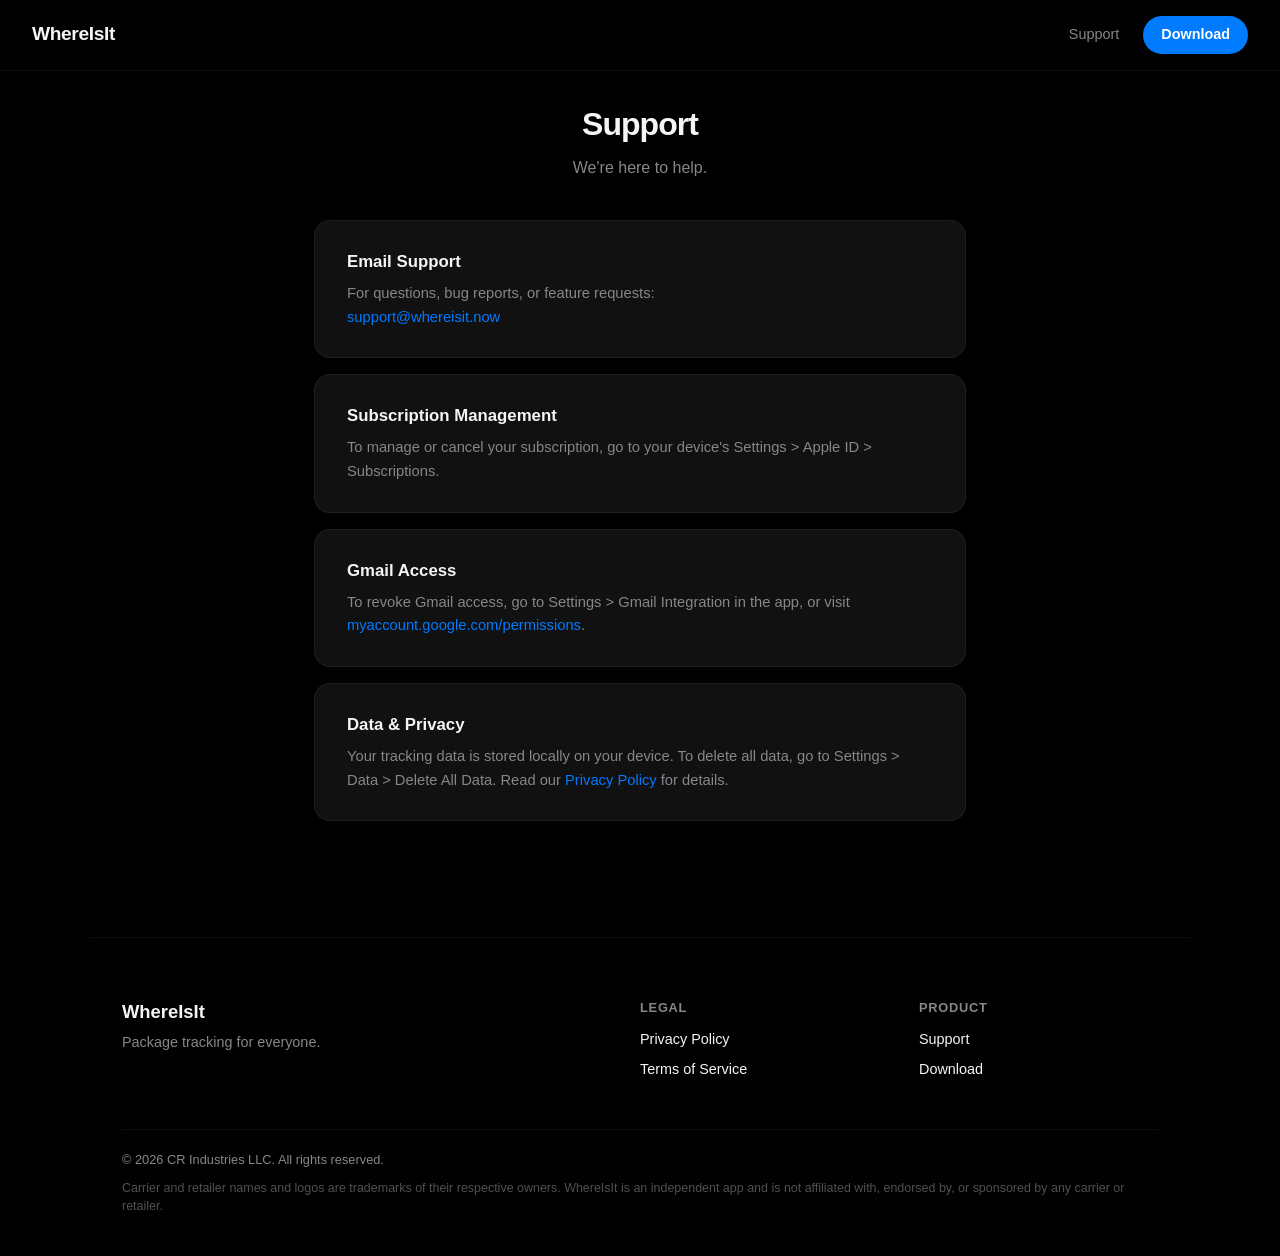
<file: support.html>
<!DOCTYPE html>
<html lang="en">
<head>
    <meta charset="UTF-8">
    <meta name="viewport" content="width=device-width, initial-scale=1.0">
    <title>Support - WhereIsIt</title>
    <link rel="stylesheet" href="landing.css">
    <link rel="stylesheet" href="legal.css">
</head>
<body>
    <nav>
        <a href="index.html" class="nav-logo">WhereIsIt</a>
        <div class="nav-right">
            <a href="support.html">Support</a>
            <a href="#" class="nav-download">Download</a>
        </div>
    </nav>

    <main class="support">
        <h1>Support</h1>
        <p class="support-sub">We're here to help.</p>

        <div class="support-card">
            <h3>Email Support</h3>
            <p>For questions, bug reports, or feature requests:</p>
            <p><a href="mailto:support@whereisit.now">support@whereisit.now</a></p>
        </div>

        <div class="support-card">
            <h3>Subscription Management</h3>
            <p>To manage or cancel your subscription, go to your device's Settings &gt; Apple ID &gt; Subscriptions.</p>
        </div>

        <div class="support-card">
            <h3>Gmail Access</h3>
            <p>To revoke Gmail access, go to Settings &gt; Gmail Integration in the app, or visit <a href="https://myaccount.google.com/permissions">myaccount.google.com/permissions</a>.</p>
        </div>

        <div class="support-card">
            <h3>Data &amp; Privacy</h3>
            <p>Your tracking data is stored locally on your device. To delete all data, go to Settings &gt; Data &gt; Delete All Data. Read our <a href="privacy.html">Privacy Policy</a> for details.</p>
        </div>
    </main>

    <footer>
        <div class="footer-grid">
            <div class="footer-col">
                <div class="footer-logo">WhereIsIt</div>
                <p class="footer-tagline">Package tracking for everyone.</p>
            </div>
            <div class="footer-col">
                <h4>Legal</h4>
                <a href="privacy.html">Privacy Policy</a>
                <a href="terms.html">Terms of Service</a>
            </div>
            <div class="footer-col">
                <h4>Product</h4>
                <a href="support.html">Support</a>
                <a href="#">Download</a>
            </div>
        </div>
        <div class="footer-bottom">
            <p>&copy; 2026 CR Industries LLC. All rights reserved.</p>
            <p class="footer-disclaimer" style="margin-top:10px;font-size:0.78rem;opacity:0.6;line-height:1.5;">Carrier and retailer names and logos are trademarks of their respective owners. WhereIsIt is an independent app and is not affiliated with, endorsed by, or sponsored by any carrier or retailer.</p>
        </div>
    </footer>
</body>
</html>
</file>
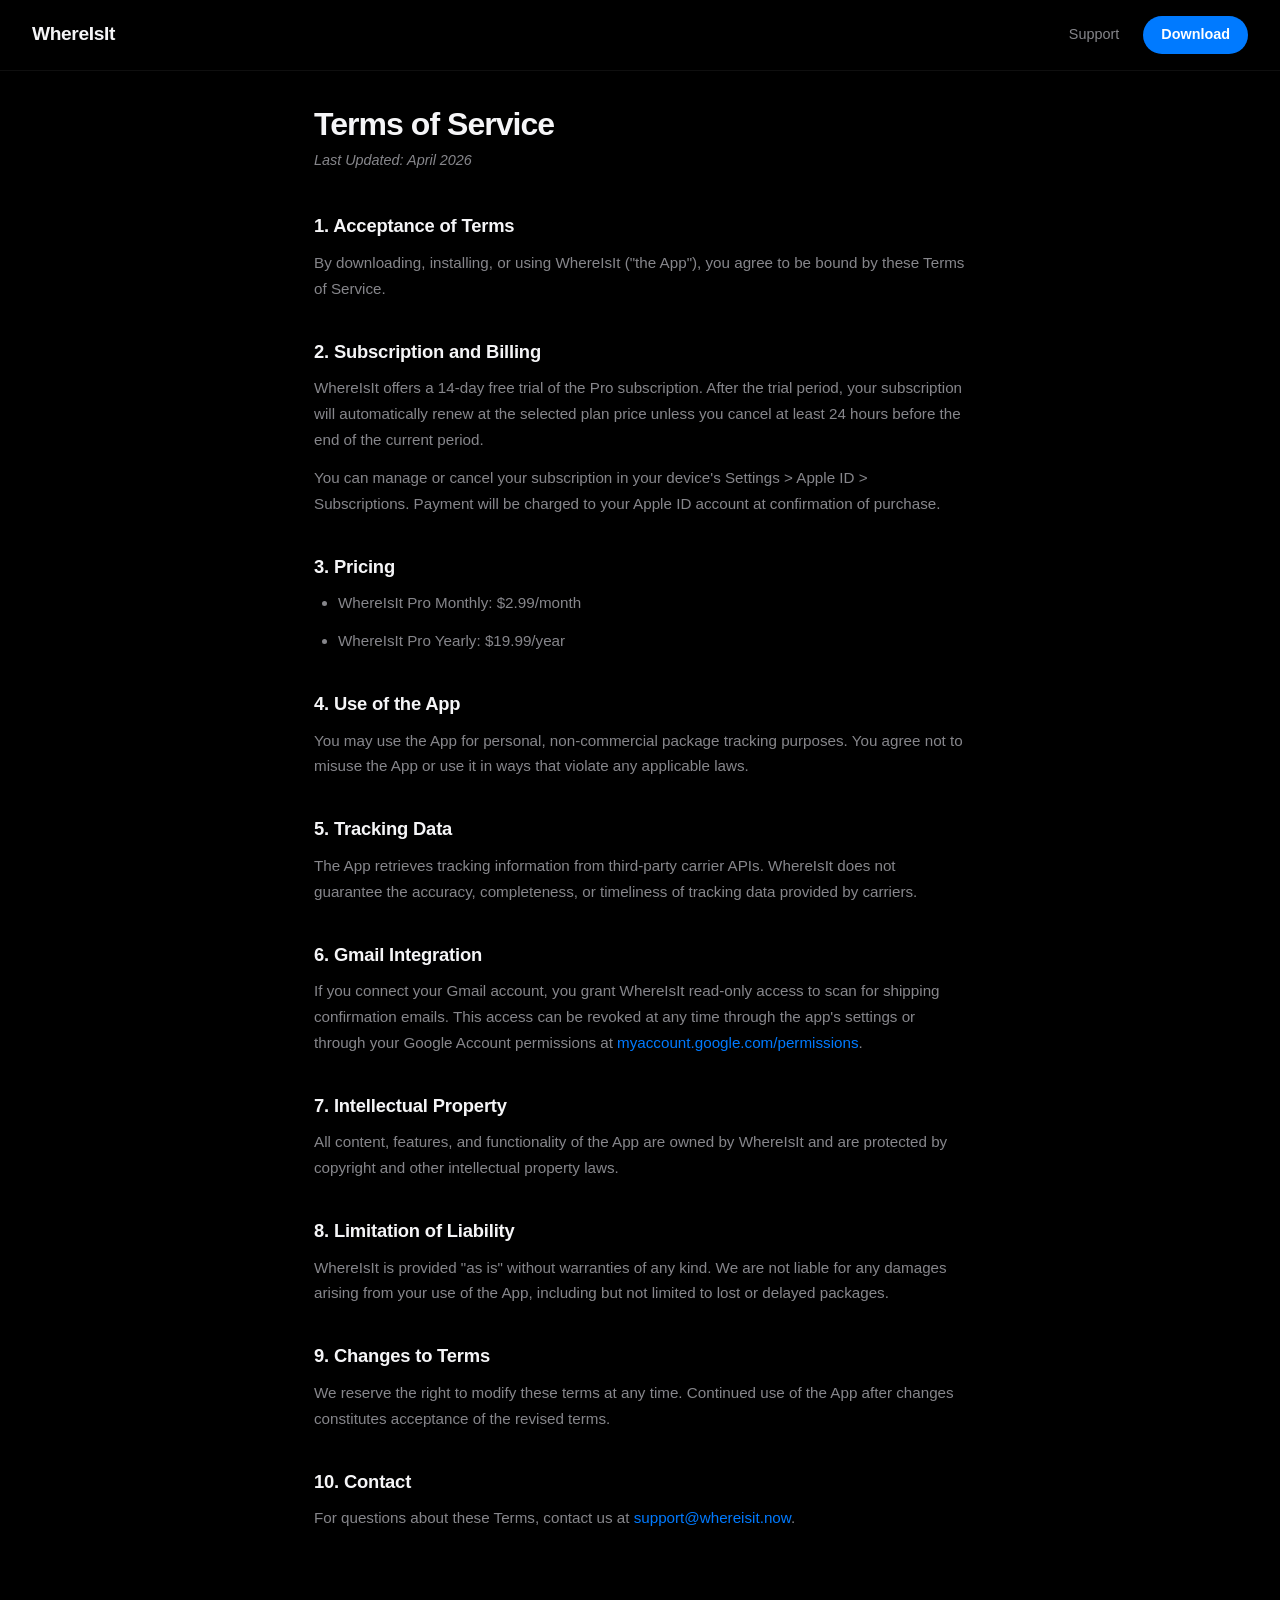
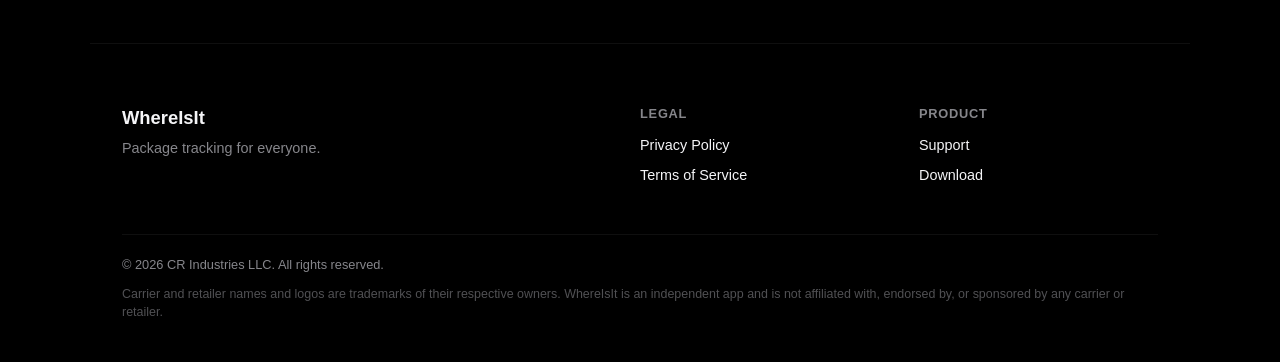
<file: terms.html>
<!DOCTYPE html>
<html lang="en">
<head>
    <meta charset="UTF-8">
    <meta name="viewport" content="width=device-width, initial-scale=1.0">
    <title>Terms of Service - WhereIsIt</title>
    <link rel="stylesheet" href="landing.css">
    <link rel="stylesheet" href="legal.css">
</head>
<body>
    <nav>
        <a href="index.html" class="nav-logo">WhereIsIt</a>
        <div class="nav-right">
            <a href="support.html">Support</a>
            <a href="#" class="nav-download">Download</a>
        </div>
    </nav>

    <main class="legal">
        <h1>Terms of Service</h1>
        <p class="updated">Last Updated: April 2026</p>

        <h2>1. Acceptance of Terms</h2>
        <p>By downloading, installing, or using WhereIsIt ("the App"), you agree to be bound by these Terms of Service.</p>

        <h2>2. Subscription and Billing</h2>
        <p>WhereIsIt offers a 14-day free trial of the Pro subscription. After the trial period, your subscription will automatically renew at the selected plan price unless you cancel at least 24 hours before the end of the current period.</p>
        <p>You can manage or cancel your subscription in your device's Settings &gt; Apple ID &gt; Subscriptions. Payment will be charged to your Apple ID account at confirmation of purchase.</p>

        <h2>3. Pricing</h2>
        <ul>
            <li>WhereIsIt Pro Monthly: $2.99/month</li>
            <li>WhereIsIt Pro Yearly: $19.99/year</li>
        </ul>

        <h2>4. Use of the App</h2>
        <p>You may use the App for personal, non-commercial package tracking purposes. You agree not to misuse the App or use it in ways that violate any applicable laws.</p>

        <h2>5. Tracking Data</h2>
        <p>The App retrieves tracking information from third-party carrier APIs. WhereIsIt does not guarantee the accuracy, completeness, or timeliness of tracking data provided by carriers.</p>

        <h2>6. Gmail Integration</h2>
        <p>If you connect your Gmail account, you grant WhereIsIt read-only access to scan for shipping confirmation emails. This access can be revoked at any time through the app's settings or through your Google Account permissions at <a href="https://myaccount.google.com/permissions">myaccount.google.com/permissions</a>.</p>

        <h2>7. Intellectual Property</h2>
        <p>All content, features, and functionality of the App are owned by WhereIsIt and are protected by copyright and other intellectual property laws.</p>

        <h2>8. Limitation of Liability</h2>
        <p>WhereIsIt is provided "as is" without warranties of any kind. We are not liable for any damages arising from your use of the App, including but not limited to lost or delayed packages.</p>

        <h2>9. Changes to Terms</h2>
        <p>We reserve the right to modify these terms at any time. Continued use of the App after changes constitutes acceptance of the revised terms.</p>

        <h2>10. Contact</h2>
        <p>For questions about these Terms, contact us at <a href="mailto:support@whereisit.now">support@whereisit.now</a>.</p>
    </main>

    <footer>
        <div class="footer-grid">
            <div class="footer-col">
                <div class="footer-logo">WhereIsIt</div>
                <p class="footer-tagline">Package tracking for everyone.</p>
            </div>
            <div class="footer-col">
                <h4>Legal</h4>
                <a href="privacy.html">Privacy Policy</a>
                <a href="terms.html">Terms of Service</a>
            </div>
            <div class="footer-col">
                <h4>Product</h4>
                <a href="support.html">Support</a>
                <a href="#">Download</a>
            </div>
        </div>
        <div class="footer-bottom">
            <p>&copy; 2026 CR Industries LLC. All rights reserved.</p>
            <p class="footer-disclaimer" style="margin-top:10px;font-size:0.78rem;opacity:0.6;line-height:1.5;">Carrier and retailer names and logos are trademarks of their respective owners. WhereIsIt is an independent app and is not affiliated with, endorsed by, or sponsored by any carrier or retailer.</p>
        </div>
    </footer>
</body>
</html>
</file>
<file: landing.css>
* { margin: 0; padding: 0; box-sizing: border-box; }

:root {
    --bg: #000;
    --surface: #111;
    --surface-2: #1a1a1a;
    --text: #f5f5f7;
    --text-secondary: #86868b;
    --accent: #007AFF;
    --radius: 16px;
}

body {
    font-family: -apple-system, BlinkMacSystemFont, 'SF Pro Display', 'Helvetica Neue', sans-serif;
    background: var(--bg);
    color: var(--text);
    line-height: 1.5;
    -webkit-font-smoothing: antialiased;
}

/* Nav */
nav {
    position: fixed;
    top: 0;
    left: 0;
    right: 0;
    z-index: 100;
    display: flex;
    justify-content: space-between;
    align-items: center;
    padding: 16px 32px;
    background: rgba(0, 0, 0, 0.7);
    backdrop-filter: saturate(180%) blur(20px);
    -webkit-backdrop-filter: saturate(180%) blur(20px);
    border-bottom: 1px solid rgba(255, 255, 255, 0.06);
}

.nav-logo {
    font-size: 1.2em;
    font-weight: 700;
    color: var(--text);
    text-decoration: none;
    letter-spacing: -0.02em;
}

.nav-right {
    display: flex;
    gap: 24px;
    align-items: center;
}

.nav-right a {
    color: var(--text-secondary);
    text-decoration: none;
    font-size: 0.9em;
    font-weight: 500;
    transition: color 0.2s;
}

.nav-right a:hover { color: var(--text); }

.nav-download {
    background: var(--accent) !important;
    color: white !important;
    padding: 8px 18px;
    border-radius: 20px;
    font-weight: 600 !important;
}

/* Hero */
.hero {
    min-height: 100vh;
    display: flex;
    align-items: center;
    justify-content: center;
    padding: 120px 32px 80px;
    gap: 60px;
    max-width: 1200px;
    margin: 0 auto;
}

.hero-content {
    flex: 1;
    max-width: 500px;
}

.hero-content h1 {
    font-size: 3.8em;
    font-weight: 700;
    line-height: 1.05;
    letter-spacing: -0.04em;
}

.hero-content p {
    font-size: 1.15em;
    color: var(--text-secondary);
    margin-top: 20px;
    line-height: 1.6;
}

.btn-primary {
    display: inline-block;
    margin-top: 32px;
    padding: 16px 32px;
    background: var(--accent);
    color: white;
    text-decoration: none;
    border-radius: 14px;
    font-size: 1em;
    font-weight: 600;
    transition: opacity 0.2s;
}

.btn-primary:hover { opacity: 0.85; }

.hero-note {
    display: block;
    margin-top: 12px;
    font-size: 0.82em;
    color: var(--text-secondary);
}

.hero-phones {
    flex: 0 0 auto;
    position: relative;
    width: 380px;
    height: 620px;
}

/* Phone mockup */
.phone-frame {
    width: 270px;
    height: 586px;
    background: #000;
    border-radius: 40px;
    border: 5px solid #333;
    overflow: hidden;
    position: relative;
    box-shadow: 0 20px 60px rgba(0, 0, 0, 0.5);
}

.phone-frame img {
    width: 100%;
    height: 100%;
    object-fit: fill;
}

.phone-frame.placeholder {
    display: flex;
    align-items: center;
    justify-content: center;
}

.phone-frame.placeholder::after {
    content: 'Screenshot';
    color: var(--text-secondary);
    font-size: 0.85em;
}

.hero-phones .phone-frame:first-child {
    position: absolute;
    left: 0;
    top: 0;
    z-index: 2;
}

.hero-phones .phone-behind {
    position: absolute;
    left: 100px;
    top: 40px;
    z-index: 1;
    opacity: 0.6;
    transform: scale(0.95);
}

/* Features */
.features {
    max-width: 1100px;
    margin: 0 auto;
    padding: 80px 32px;
}

.feature-row {
    display: flex;
    align-items: center;
    gap: 80px;
    margin-bottom: 120px;
}

.feature-row.reverse {
    flex-direction: row-reverse;
}

.feature-text {
    flex: 1;
}

.feature-label {
    font-size: 0.8em;
    font-weight: 600;
    color: var(--accent);
    text-transform: uppercase;
    letter-spacing: 0.08em;
    margin-bottom: 12px;
}

.feature-text h2 {
    font-size: 2.4em;
    font-weight: 700;
    line-height: 1.1;
    letter-spacing: -0.03em;
}

.feature-text p {
    font-size: 1.05em;
    color: var(--text-secondary);
    margin-top: 16px;
    line-height: 1.6;
}

.feature-visual {
    flex: 0 0 auto;
}

.feature-visual .phone-frame {
    width: 270px;
    height: 586px;
}

/* iPhone Duo */
.duo {
    max-width: 1100px;
    margin: 0 auto;
    padding: 0 32px 120px;
    text-align: center;
}

.duo-text {
    max-width: 640px;
    margin: 0 auto 48px;
}

.duo-text h2 {
    font-size: 2.4em;
    font-weight: 700;
    line-height: 1.1;
    letter-spacing: -0.03em;
}

.duo-text p {
    font-size: 1.05em;
    color: var(--text-secondary);
    margin-top: 16px;
    line-height: 1.6;
}

/* Unfolded iPhone Duo, landscape: same bezel and shadow as .phone-frame, at the
   inner display's 2853x2007 aspect. */
.duo-frame {
    width: 100%;
    max-width: 900px;
    aspect-ratio: 2853 / 2007;
    margin: 0 auto;
    background: #000;
    border-radius: 44px;
    border: 5px solid #333;
    overflow: hidden;
    position: relative;
    box-shadow: 0 20px 60px rgba(0, 0, 0, 0.5);
}

.duo-frame img {
    display: block;
    width: 100%;
    height: 100%;
    object-fit: cover;
}

.duo-frame.placeholder {
    display: flex;
    align-items: center;
    justify-content: center;
}

.duo-frame.placeholder::before {
    content: 'Screenshot';
    color: var(--text-secondary);
    font-size: 0.85em;
}

/* Carriers */
.carriers {
    text-align: center;
    padding: 80px 32px;
    border-top: 1px solid rgba(255, 255, 255, 0.06);
    border-bottom: 1px solid rgba(255, 255, 255, 0.06);
}

.carriers h2 {
    font-size: 2em;
    font-weight: 700;
    letter-spacing: -0.03em;
}

.carriers p {
    color: var(--text-secondary);
    margin-top: 16px;
    font-size: 0.95em;
    max-width: 700px;
    margin-left: auto;
    margin-right: auto;
}

/* Grid features */
.grid-features {
    max-width: 1100px;
    margin: 0 auto;
    padding: 80px 32px;
    display: grid;
    grid-template-columns: repeat(4, 1fr);
    gap: 24px;
}

.grid-feature {
    background: var(--surface);
    border-radius: var(--radius);
    padding: 32px 28px;
    border: 1px solid rgba(255, 255, 255, 0.06);
}

.grid-feature h3 {
    font-size: 1.05em;
    font-weight: 650;
    margin-bottom: 6px;
}

.grid-feature p {
    font-size: 0.9em;
    color: var(--text-secondary);
    line-height: 1.5;
}

/* Pricing */
.pricing {
    text-align: center;
    padding: 100px 32px;
}

.pricing h2 {
    font-size: 2.2em;
    font-weight: 700;
    letter-spacing: -0.03em;
}

.pricing-sub {
    color: var(--text-secondary);
    margin-top: 8px;
    margin-bottom: 40px;
}

.pricing-options {
    display: flex;
    justify-content: center;
    gap: 20px;
    margin-bottom: 40px;
    flex-wrap: wrap;
}

.plan {
    background: var(--surface);
    border: 1px solid rgba(255, 255, 255, 0.08);
    border-radius: 20px;
    padding: 36px 48px;
    min-width: 200px;
    position: relative;
}

.plan-featured {
    border-color: var(--accent);
    background: rgba(0, 122, 255, 0.06);
}

.plan-badge {
    position: absolute;
    top: -13px;
    left: 50%;
    transform: translateX(-50%);
    background: var(--accent);
    color: white;
    padding: 5px 16px;
    border-radius: 20px;
    font-size: 0.75em;
    font-weight: 600;
    white-space: nowrap;
}

.plan-name {
    font-size: 0.85em;
    color: var(--text-secondary);
    text-transform: uppercase;
    letter-spacing: 0.06em;
    font-weight: 500;
    margin-bottom: 8px;
}

.plan-price {
    font-size: 2.4em;
    font-weight: 700;
    letter-spacing: -0.02em;
}

.plan-price span {
    font-size: 0.38em;
    font-weight: 400;
    color: var(--text-secondary);
}

.plan-savings {
    margin-top: 8px;
    font-size: 0.85em;
    color: var(--text-secondary);
}

/* Footer */
footer {
    border-top: 1px solid rgba(255, 255, 255, 0.06);
    padding: 60px 32px 40px;
    max-width: 1100px;
    margin: 0 auto;
}

.footer-grid {
    display: grid;
    grid-template-columns: 2fr 1fr 1fr;
    gap: 40px;
    margin-bottom: 40px;
}

.footer-logo {
    font-size: 1.15em;
    font-weight: 700;
    margin-bottom: 6px;
}

.footer-tagline {
    color: var(--text-secondary);
    font-size: 0.9em;
}

.footer-col h4 {
    font-size: 0.8em;
    text-transform: uppercase;
    letter-spacing: 0.06em;
    color: var(--text-secondary);
    margin-bottom: 12px;
}

.footer-col a {
    display: block;
    color: var(--text);
    text-decoration: none;
    font-size: 0.9em;
    margin-bottom: 8px;
    transition: color 0.2s;
}

.footer-col a:hover { color: var(--accent); }

.footer-bottom {
    border-top: 1px solid rgba(255, 255, 255, 0.06);
    padding-top: 20px;
}

.footer-bottom p {
    font-size: 0.8em;
    color: var(--text-secondary);
}

/* Responsive */
@media (max-width: 900px) {
    .hero {
        flex-direction: column;
        text-align: center;
        padding-top: 100px;
        min-height: auto;
    }
    .hero-content h1 { font-size: 2.6em; }
    .hero-phones {
        width: 280px;
        height: 480px;
    }
    .hero-phones .phone-frame {
        width: 220px;
        height: 450px;
    }
    .hero-phones .phone-behind {
        left: 60px;
        top: 30px;
    }
    .feature-row,
    .feature-row.reverse {
        flex-direction: column;
        text-align: center;
        gap: 40px;
    }
    .grid-features {
        grid-template-columns: repeat(2, 1fr);
    }
    .footer-grid {
        grid-template-columns: 1fr;
    }
}

@media (max-width: 600px) {
    .hero-content h1 { font-size: 2em; }
    .feature-text h2 { font-size: 1.8em; }
    .duo-text h2 { font-size: 1.8em; }
    .duo-frame { border-radius: 24px; border-width: 3px; }
    .grid-features {
        grid-template-columns: 1fr;
    }
    nav { padding: 14px 20px; }
    .hero, .features, .duo, .carriers, .grid-features, .pricing {
        padding-left: 20px;
        padding-right: 20px;
    }
}
</file>
<file: legal.css>
/* Legal & Support pages — dark theme overrides */

.legal {
    max-width: 700px;
    margin: 0 auto;
    padding: 100px 24px 100px;
}

.legal h1 {
    font-size: 2em;
    font-weight: 700;
    letter-spacing: -0.03em;
}

.legal .updated {
    color: var(--text-secondary);
    font-style: italic;
    margin-bottom: 40px;
    font-size: 0.9em;
}

.legal h2 {
    font-size: 1.15em;
    font-weight: 650;
    margin-top: 36px;
    margin-bottom: 10px;
    letter-spacing: -0.01em;
    color: var(--text);
}

.legal h3 {
    font-size: 1em;
    font-weight: 600;
    margin-top: 24px;
    margin-bottom: 8px;
    color: var(--text);
}

.legal p, .legal li {
    color: var(--text-secondary);
    margin-bottom: 12px;
    font-size: 0.95em;
    line-height: 1.7;
}

.legal ul {
    padding-left: 24px;
}

.legal a {
    color: var(--accent);
    text-decoration: none;
}

.legal a:hover {
    text-decoration: underline;
}

.legal code {
    background: var(--surface-2);
    padding: 2px 8px;
    border-radius: 4px;
    font-size: 0.88em;
    color: var(--text);
}

/* Support page */
.support {
    max-width: 700px;
    margin: 0 auto;
    padding: 100px 24px 100px;
}

.support h1 {
    font-size: 2em;
    font-weight: 700;
    letter-spacing: -0.03em;
    text-align: center;
}

.support-sub {
    text-align: center;
    color: var(--text-secondary);
    margin-top: 8px;
    margin-bottom: 40px;
}

.support-card {
    background: var(--surface);
    border: 1px solid rgba(255, 255, 255, 0.06);
    border-radius: 16px;
    padding: 28px 32px;
    margin-bottom: 16px;
}

.support-card h3 {
    font-size: 1.05em;
    font-weight: 650;
    margin-bottom: 8px;
    color: var(--text);
}

.support-card p {
    color: var(--text-secondary);
    font-size: 0.92em;
    line-height: 1.6;
}

.support-card a {
    color: var(--accent);
    text-decoration: none;
}

.support-card a:hover {
    text-decoration: underline;
}
</file>
